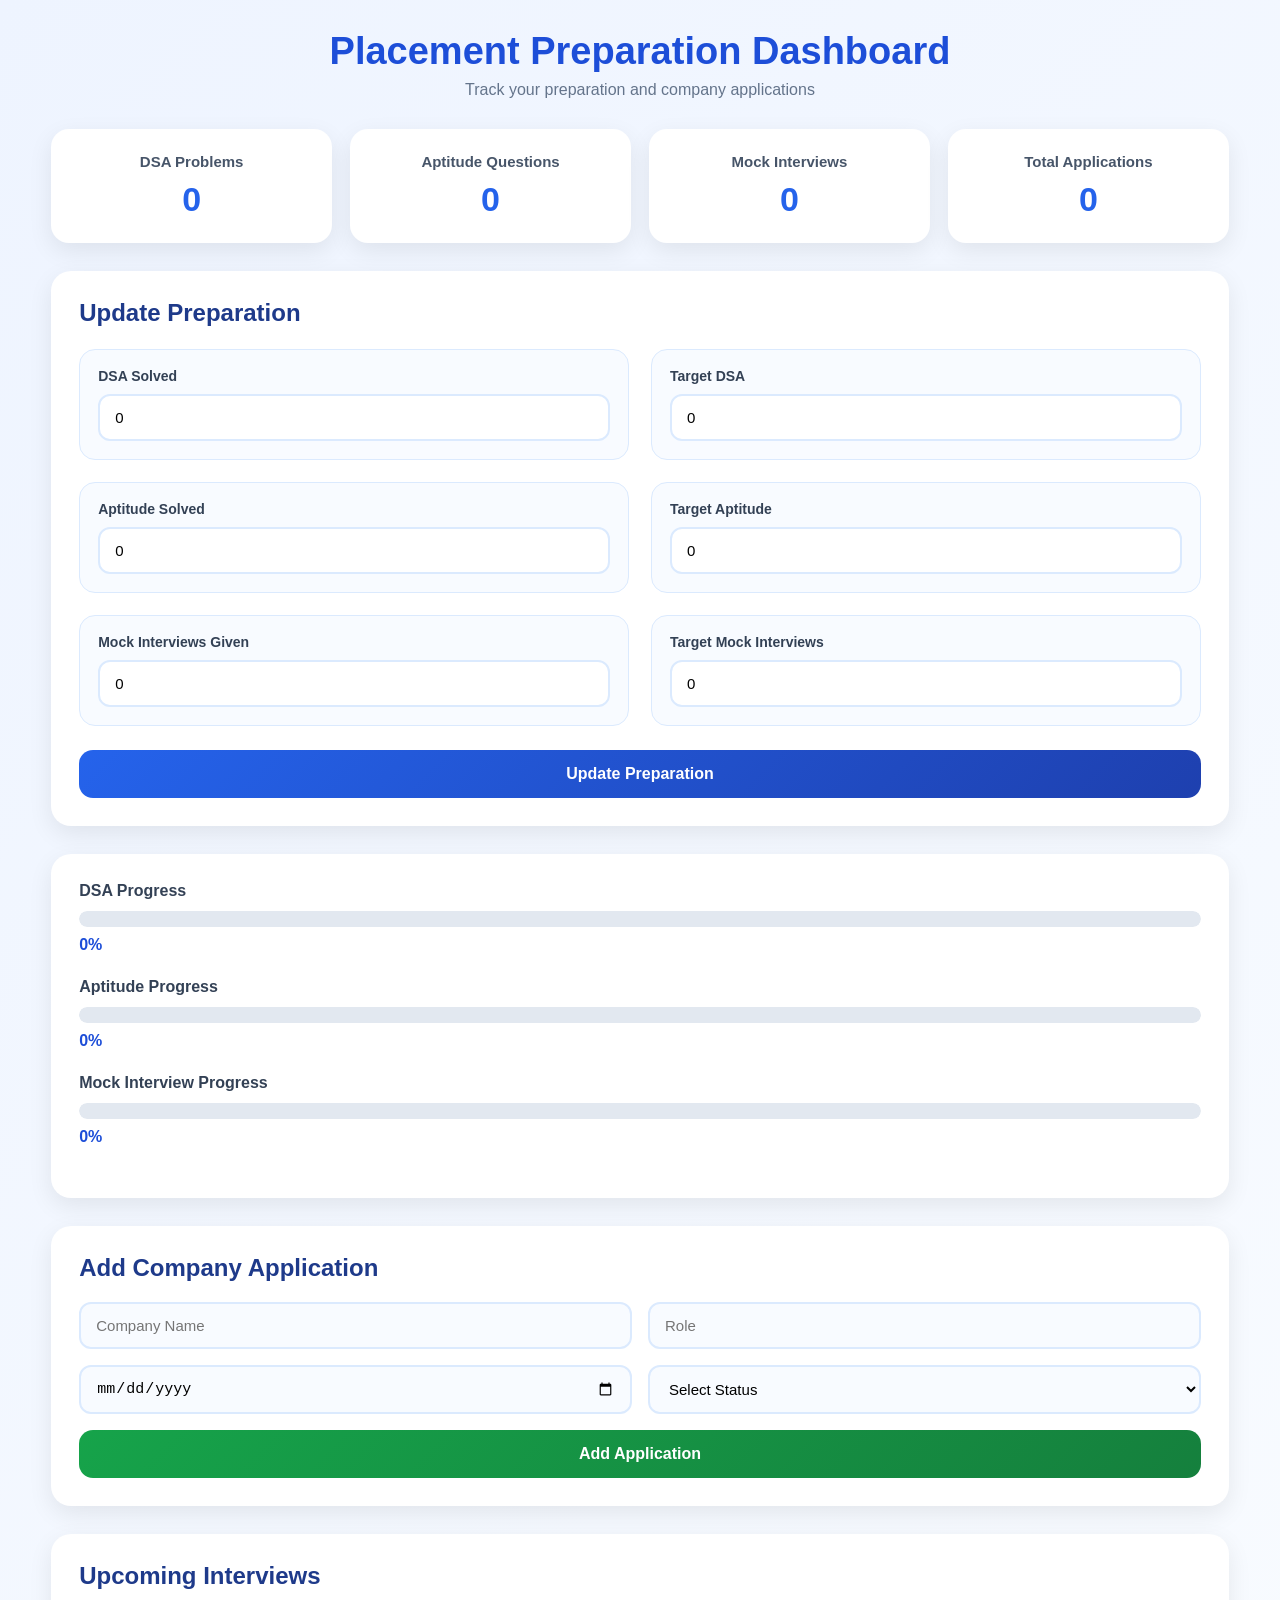
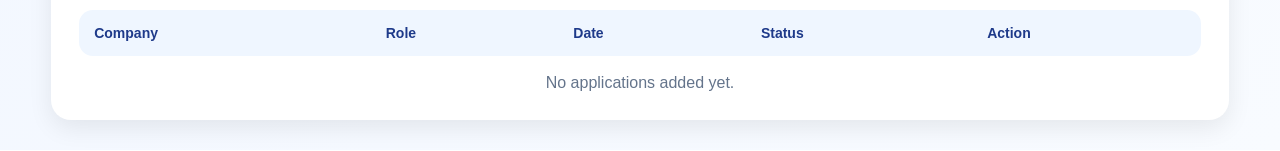
<file: index.html>
<!DOCTYPE html>
<html lang="en">
<head>
  <meta charset="UTF-8" />
  <meta name="viewport" content="width=device-width, initial-scale=1.0" />
  <title>Placement Preparation Dashboard</title>
  <link rel="stylesheet" href="style.css" />
</head>

<body>

  <div class="container">

    <!-- Header -->
    <header>
      <h1>Placement Preparation Dashboard</h1>
      <p>Track your preparation and company applications</p>
    </header>


    <!-- Dashboard Cards -->
    <section class="stats">

      <div class="card">
        <h3>DSA Problems</h3>
        <p id="dsaCount">0</p>
      </div>

      <div class="card">
        <h3>Aptitude Questions</h3>
        <p id="aptitudeCount">0</p>
      </div>

      <div class="card">
        <h3>Mock Interviews</h3>
        <p id="mockCount">0</p>
      </div>

      <div class="card">
        <h3>Total Applications</h3>
        <p id="applicationCount">0</p>
      </div>

    </section>


    <!-- Update Preparation -->
    <section class="prep-section">

      <h2>Update Preparation</h2>

      <div class="prep-grid">

        <!-- DSA -->
        <div class="prep-box">
          <label>DSA Solved</label>
          <input type="number" id="dsaInput" placeholder="Completed" min="0">
        </div>

        <div class="prep-box">
          <label>Target DSA</label>
          <input type="number" id="dsaTargetInput" placeholder="Target" min="1">
        </div>


        <!-- Aptitude -->
        <div class="prep-box">
          <label>Aptitude Solved</label>
          <input type="number" id="aptitudeInput" placeholder="Completed" min="0">
        </div>

        <div class="prep-box">
          <label>Target Aptitude</label>
          <input type="number" id="aptitudeTargetInput" placeholder="Target" min="1">
        </div>


        <!-- Mock -->
        <div class="prep-box">
          <label>Mock Interviews Given</label>
          <input type="number" id="mockInput" placeholder="Completed" min="0">
        </div>

        <div class="prep-box">
          <label>Target Mock Interviews</label>
          <input type="number" id="mockTargetInput" placeholder="Target" min="1">
        </div>

      </div>

      <button id="updateBtn">Update Preparation</button>

    </section>


    <!-- Progress Section -->
    <section class="progress-section">

      <div class="progress-box">

        <label>DSA Progress</label>

        <progress id="dsaProgress" value="0" max="100"></progress>

        <span id="dsaPercent">0%</span>

      </div>


      <div class="progress-box">

        <label>Aptitude Progress</label>

        <progress id="aptitudeProgress" value="0" max="100"></progress>

        <span id="aptitudePercent">0%</span>

      </div>


      <div class="progress-box">

        <label>Mock Interview Progress</label>

        <progress id="mockProgress" value="0" max="100"></progress>

        <span id="mockPercent">0%</span>

      </div>

    </section>


    <!-- Company Application Form -->
    <section class="form-section">

      <h2>Add Company Application</h2>

      <form id="companyForm">

        <input
          type="text"
          id="companyName"
          placeholder="Company Name"
          required
        >

        <input
          type="text"
          id="role"
          placeholder="Role"
          required
        >

        <input
          type="date"
          id="interviewDate"
          required
        >

        <select id="status" required>
          <option value="">Select Status</option>
          <option value="Applied">Applied</option>
          <option value="Online Assessment">Online Assessment</option>
          <option value="Interview">Interview</option>
          <option value="Selected">Selected</option>
          <option value="Rejected">Rejected</option>
        </select>

        <button type="submit">Add Application</button>

      </form>

    </section>


    <!-- Application Table -->
    <section class="table-section">

      <h2>Upcoming Interviews</h2>

      <table>

        <thead>

          <tr>
            <th>Company</th>
            <th>Role</th>
            <th>Date</th>
            <th>Status</th>
            <th>Action</th>
          </tr>

        </thead>

        <tbody id="companyList"></tbody>

      </table>

      <p id="emptyMessage">No applications added yet.</p>

    </section>

  </div>


  <!-- JavaScript -->
  <script src="script.js"></script>

</body>
</html>
</file>
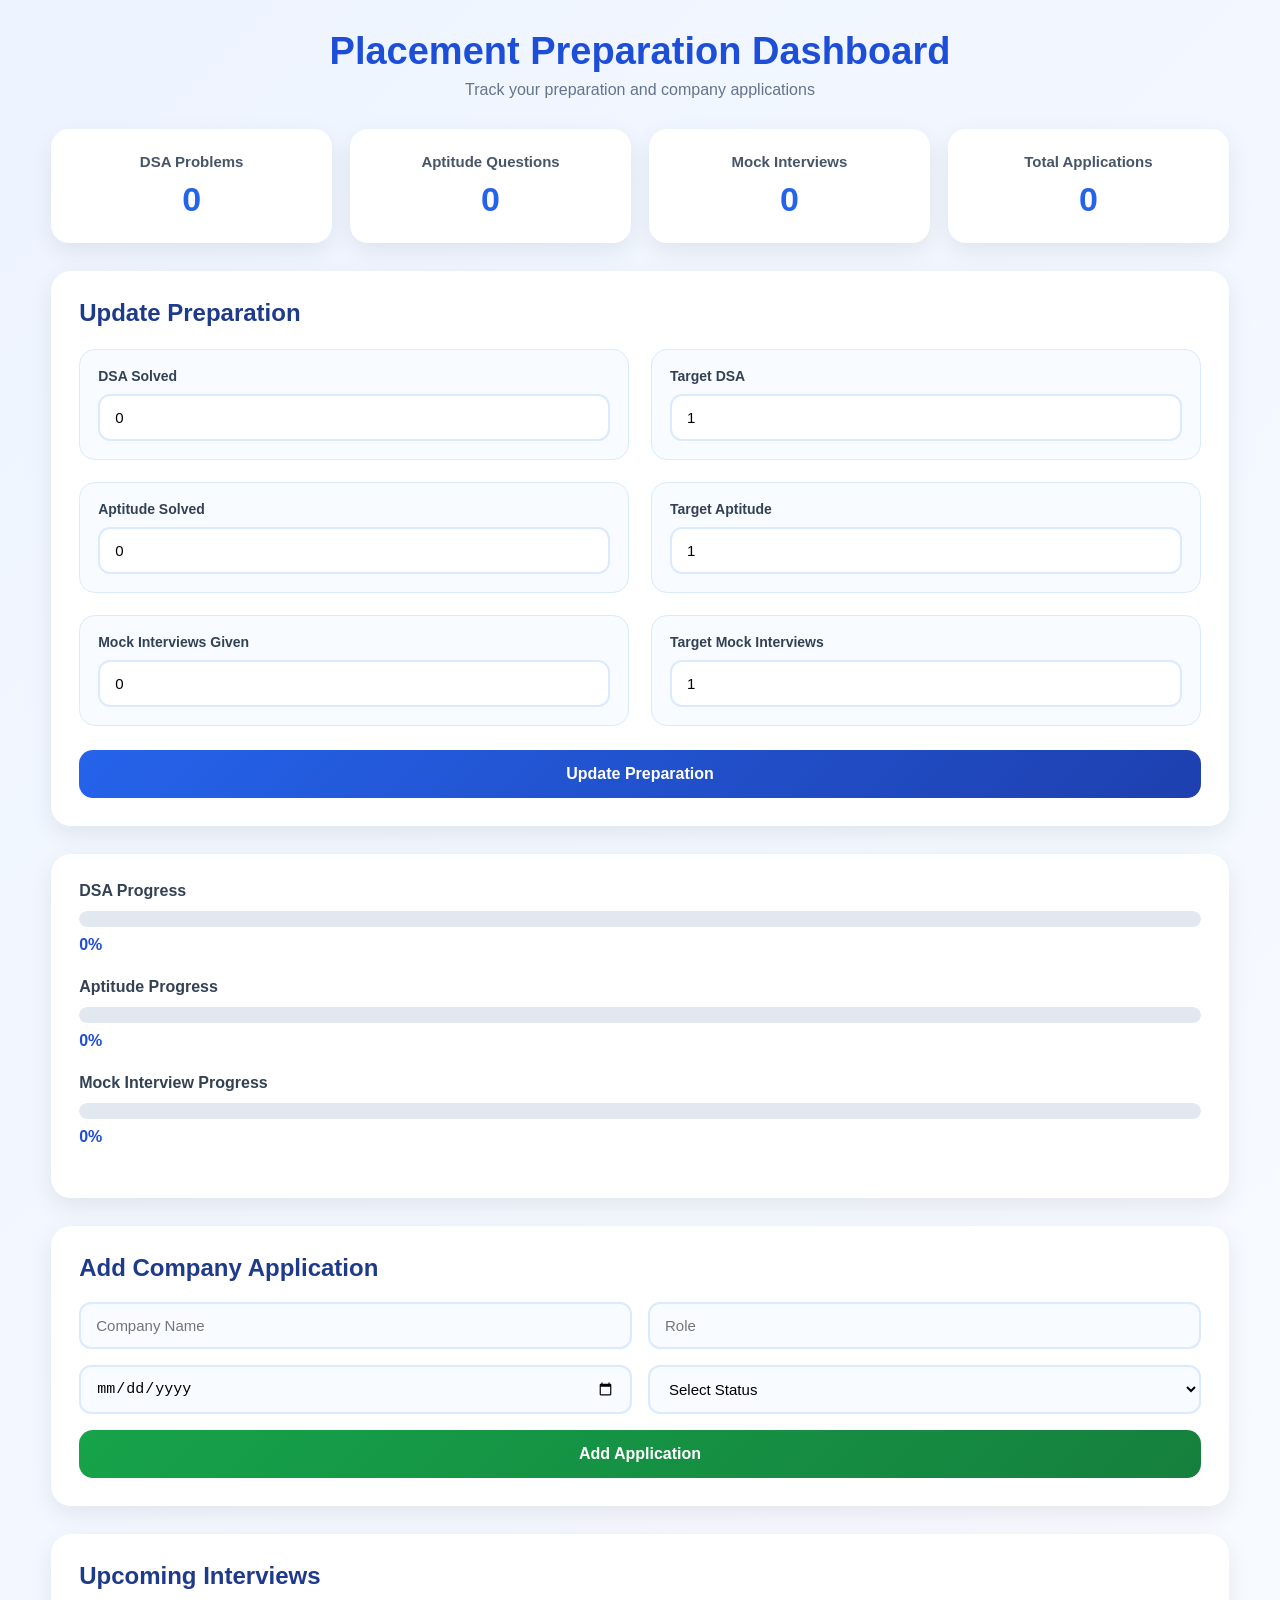
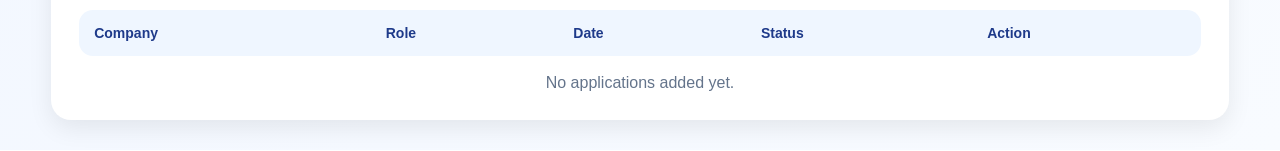
<file: place.html>
<!DOCTYPE html>
<html lang="en">
<head>
  <meta charset="UTF-8" />
  <meta name="viewport" content="width=device-width, initial-scale=1.0" />
  <title>Placement Preparation Dashboard</title>
  <link rel="stylesheet" href="place.css" />
</head>

<body>

  <div class="container">

    <!-- Header -->
    <header>
      <h1>Placement Preparation Dashboard</h1>
      <p>Track your preparation and company applications</p>
    </header>


    <!-- Dashboard Cards -->
    <section class="stats">

      <div class="card">
        <h3>DSA Problems</h3>
        <p id="dsaCount">0</p>
      </div>

      <div class="card">
        <h3>Aptitude Questions</h3>
        <p id="aptitudeCount">0</p>
      </div>

      <div class="card">
        <h3>Mock Interviews</h3>
        <p id="mockCount">0</p>
      </div>

      <div class="card">
        <h3>Total Applications</h3>
        <p id="applicationCount">0</p>
      </div>

    </section>


    <!-- Update Preparation -->
    <section class="prep-section">

      <h2>Update Preparation</h2>

      <div class="prep-grid">

        <!-- DSA -->
        <div class="prep-box">
          <label>DSA Solved</label>
          <input type="number" id="dsaInput" placeholder="Completed" min="0">
        </div>

        <div class="prep-box">
          <label>Target DSA</label>
          <input type="number" id="dsaTargetInput" placeholder="Target" min="1">
        </div>


        <!-- Aptitude -->
        <div class="prep-box">
          <label>Aptitude Solved</label>
          <input type="number" id="aptitudeInput" placeholder="Completed" min="0">
        </div>

        <div class="prep-box">
          <label>Target Aptitude</label>
          <input type="number" id="aptitudeTargetInput" placeholder="Target" min="1">
        </div>


        <!-- Mock -->
        <div class="prep-box">
          <label>Mock Interviews Given</label>
          <input type="number" id="mockInput" placeholder="Completed" min="0">
        </div>

        <div class="prep-box">
          <label>Target Mock Interviews</label>
          <input type="number" id="mockTargetInput" placeholder="Target" min="1">
        </div>

      </div>

      <button id="updateBtn">Update Preparation</button>

    </section>


    <!-- Progress Section -->
    <section class="progress-section">

      <div class="progress-box">

        <label>DSA Progress</label>

        <progress id="dsaProgress" value="0" max="100"></progress>

        <span id="dsaPercent">0%</span>

      </div>


      <div class="progress-box">

        <label>Aptitude Progress</label>

        <progress id="aptitudeProgress" value="0" max="100"></progress>

        <span id="aptitudePercent">0%</span>

      </div>


      <div class="progress-box">

        <label>Mock Interview Progress</label>

        <progress id="mockProgress" value="0" max="100"></progress>

        <span id="mockPercent">0%</span>

      </div>

    </section>


    <!-- Company Application Form -->
    <section class="form-section">

      <h2>Add Company Application</h2>

      <form id="companyForm">

        <input
          type="text"
          id="companyName"
          placeholder="Company Name"
          required
        >

        <input
          type="text"
          id="role"
          placeholder="Role"
          required
        >

        <input
          type="date"
          id="interviewDate"
          required
        >

        <select id="status" required>
          <option value="">Select Status</option>
          <option value="Applied">Applied</option>
          <option value="Online Assessment">Online Assessment</option>
          <option value="Interview">Interview</option>
          <option value="Selected">Selected</option>
          <option value="Rejected">Rejected</option>
        </select>

        <button type="submit">Add Application</button>

      </form>

    </section>


    <!-- Application Table -->
    <section class="table-section">

      <h2>Upcoming Interviews</h2>

      <table>

        <thead>

          <tr>
            <th>Company</th>
            <th>Role</th>
            <th>Date</th>
            <th>Status</th>
            <th>Action</th>
          </tr>

        </thead>

        <tbody id="companyList"></tbody>

      </table>

      <p id="emptyMessage">No applications added yet.</p>

    </section>

  </div>


  <!-- JavaScript -->
  <script src="place.js"></script>

</body>
</html>
</file>
<file: style.css>
/* =========================
   GLOBAL STYLES
========================= */

* {
    margin: 0;
    padding: 0;
    box-sizing: border-box;
}

body {
    font-family: 'Segoe UI', Tahoma, Geneva, Verdana, sans-serif;
    background: linear-gradient(135deg, #eef4ff, #f8fbff);
    color: #1f2937;
    min-height: 100vh;
}

.container {
    width: 92%;
    max-width: 1200px;
    margin: 30px auto;
}


/* =========================
   HEADER
========================= */

header {
    text-align: center;
    margin-bottom: 30px;
}

header h1 {
    font-size: 38px;
    color: #1d4ed8;
    margin-bottom: 8px;
}

header p {
    color: #64748b;
    font-size: 16px;
}


/* =========================
   DASHBOARD CARDS
========================= */

.stats {
    display: grid;
    grid-template-columns: repeat(4, 1fr);
    gap: 18px;
    margin-bottom: 28px;
}

.card {
    background: white;
    padding: 24px;
    border-radius: 18px;
    text-align: center;
    box-shadow: 0 8px 25px rgba(0,0,0,0.08);
    transition: transform 0.25s ease;
}

.card:hover {
    transform: translateY(-4px);
}

.card h3 {
    color: #475569;
    font-size: 15px;
    margin-bottom: 10px;
}

.card p {
    font-size: 34px;
    font-weight: 700;
    color: #2563eb;
}


/* =========================
   PREPARATION SECTION
========================= */

.prep-section {
    background: white;
    padding: 28px;
    border-radius: 20px;
    box-shadow: 0 8px 25px rgba(0,0,0,0.08);
    margin-bottom: 28px;
}

.prep-section h2 {
    margin-bottom: 22px;
    color: #1e3a8a;
    font-size: 24px;
}

.prep-grid {
    display: grid;
    grid-template-columns: repeat(2, 1fr);
    gap: 22px;
}

.prep-box {
    background: #f8fbff;
    border: 1px solid #dbeafe;
    border-radius: 16px;
    padding: 18px;
}

.prep-box label {
    display: block;
    font-size: 14px;
    font-weight: 600;
    color: #334155;
    margin-bottom: 10px;
}

.prep-box input {
    width: 100%;
    padding: 13px 15px;
    border: 2px solid #dbeafe;
    border-radius: 12px;
    font-size: 15px;
    transition: 0.2s;
    background: white;
}

.prep-box input:focus {
    outline: none;
    border-color: #2563eb;
    box-shadow: 0 0 0 4px rgba(37,99,235,0.15);
}

#updateBtn {
    margin-top: 24px;
    width: 100%;
    background: linear-gradient(135deg, #2563eb, #1e40af);
    color: white;
    border: none;
    padding: 15px;
    border-radius: 14px;
    font-size: 16px;
    font-weight: 700;
    cursor: pointer;
    transition: 0.25s;
}

#updateBtn:hover {
    transform: translateY(-2px);
    box-shadow: 0 8px 18px rgba(37,99,235,0.35);
}


/* =========================
   PROGRESS SECTION
========================= */

.progress-section {
    background: white;
    padding: 28px;
    border-radius: 20px;
    box-shadow: 0 8px 25px rgba(0,0,0,0.08);
    margin-bottom: 28px;
}

.progress-box {
    margin-bottom: 24px;
}

.progress-box label {
    display: flex;
    justify-content: space-between;
    font-weight: 600;
    color: #334155;
    margin-bottom: 10px;
}

progress {
    width: 100%;
    height: 16px;
    border-radius: 20px;
    overflow: hidden;
}

progress::-webkit-progress-bar {
    background: #e2e8f0;
    border-radius: 20px;
}

progress::-webkit-progress-value {
    border-radius: 20px;
}

#dsaProgress::-webkit-progress-value {
    background: linear-gradient(90deg, #2563eb, #3b82f6);
}

#aptitudeProgress::-webkit-progress-value {
    background: linear-gradient(90deg, #0f766e, #14b8a6);
}

#mockProgress::-webkit-progress-value {
    background: linear-gradient(90deg, #7c3aed, #a855f7);
}

.progress-box span {
    display: block;
    margin-top: 8px;
    font-weight: 700;
    color: #1d4ed8;
}


/* =========================
   FORM SECTION
========================= */

.form-section,
.table-section {
    background: white;
    padding: 28px;
    border-radius: 20px;
    box-shadow: 0 8px 25px rgba(0,0,0,0.08);
    margin-bottom: 28px;
}

.form-section h2,
.table-section h2 {
    margin-bottom: 20px;
    color: #1e3a8a;
}

form {
    display: grid;
    grid-template-columns: repeat(2, 1fr);
    gap: 16px;
}

form input,
form select {
    padding: 13px 15px;
    border: 2px solid #dbeafe;
    border-radius: 12px;
    font-size: 15px;
    background: #f8fbff;
    transition: 0.2s;
}

form input:focus,
form select:focus {
    outline: none;
    border-color: #2563eb;
    background: white;
    box-shadow: 0 0 0 4px rgba(37,99,235,0.15);
}

form button {
    grid-column: span 2;
    background: linear-gradient(135deg, #16a34a, #15803d);
    color: white;
    border: none;
    padding: 15px;
    border-radius: 14px;
    font-size: 16px;
    font-weight: 700;
    cursor: pointer;
    transition: 0.25s;
}

form button:hover {
    transform: translateY(-2px);
    box-shadow: 0 8px 18px rgba(22,163,74,0.35);
}


/* =========================
   TABLE
========================= */

table {
    width: 100%;
    border-collapse: collapse;
    overflow: hidden;
    border-radius: 14px;
}

thead {
    background: #eff6ff;
}

th {
    text-align: left;
    padding: 15px;
    color: #1e3a8a;
    font-size: 14px;
}

td {
    padding: 15px;
    border-bottom: 1px solid #e2e8f0;
}

tbody tr:hover {
    background: #f8fbff;
}


/* STATUS BADGES */

.status {
    padding: 6px 12px;
    border-radius: 999px;
    font-size: 12px;
    font-weight: 700;
}

.Applied {
    background: #dbeafe;
    color: #1e40af;
}

.OnlineAssessment {
    background: #fef3c7;
    color: #92400e;
}

.Interview {
    background: #e0e7ff;
    color: #3730a3;
}

.Selected {
    background: #dcfce7;
    color: #166534;
}

.Rejected {
    background: #fee2e2;
    color: #991b1b;
}


/* DELETE BUTTON */

.delete-btn {
    background: #ef4444;
    color: white;
    border: none;
    padding: 8px 12px;
    border-radius: 10px;
    cursor: pointer;
    font-weight: 600;
    transition: 0.2s;
}

.delete-btn:hover {
    background: #dc2626;
}

#emptyMessage {
    text-align: center;
    color: #64748b;
    margin-top: 18px;
}


/* =========================
   RESPONSIVE
========================= */

@media (max-width: 900px) {

    .stats {
        grid-template-columns: repeat(2, 1fr);
    }

    .prep-grid {
        grid-template-columns: 1fr;
    }

    form {
        grid-template-columns: 1fr;
    }

    form button {
        grid-column: span 1;
    }
}

@media (max-width: 550px) {

    .stats {
        grid-template-columns: 1fr;
    }

    header h1 {
        font-size: 30px;
    }

    .prep-section,
    .progress-section,
    .form-section,
    .table-section {
        padding: 22px;
    }

    .card p {
        font-size: 28px;
    }
}
</file>
<file: place.css>
/* =========================
   GLOBAL STYLES
========================= */

* {
    margin: 0;
    padding: 0;
    box-sizing: border-box;
}

body {
    font-family: 'Segoe UI', Tahoma, Geneva, Verdana, sans-serif;
    background: linear-gradient(135deg, #eef4ff, #f8fbff);
    color: #1f2937;
    min-height: 100vh;
}

.container {
    width: 92%;
    max-width: 1200px;
    margin: 30px auto;
}


/* =========================
   HEADER
========================= */

header {
    text-align: center;
    margin-bottom: 30px;
}

header h1 {
    font-size: 38px;
    color: #1d4ed8;
    margin-bottom: 8px;
}

header p {
    color: #64748b;
    font-size: 16px;
}


/* =========================
   DASHBOARD CARDS
========================= */

.stats {
    display: grid;
    grid-template-columns: repeat(4, 1fr);
    gap: 18px;
    margin-bottom: 28px;
}

.card {
    background: white;
    padding: 24px;
    border-radius: 18px;
    text-align: center;
    box-shadow: 0 8px 25px rgba(0,0,0,0.08);
    transition: transform 0.25s ease;
}

.card:hover {
    transform: translateY(-4px);
}

.card h3 {
    color: #475569;
    font-size: 15px;
    margin-bottom: 10px;
}

.card p {
    font-size: 34px;
    font-weight: 700;
    color: #2563eb;
}


/* =========================
   PREPARATION SECTION
========================= */

.prep-section {
    background: white;
    padding: 28px;
    border-radius: 20px;
    box-shadow: 0 8px 25px rgba(0,0,0,0.08);
    margin-bottom: 28px;
}

.prep-section h2 {
    margin-bottom: 22px;
    color: #1e3a8a;
    font-size: 24px;
}

.prep-grid {
    display: grid;
    grid-template-columns: repeat(2, 1fr);
    gap: 22px;
}

.prep-box {
    background: #f8fbff;
    border: 1px solid #dbeafe;
    border-radius: 16px;
    padding: 18px;
}

.prep-box label {
    display: block;
    font-size: 14px;
    font-weight: 600;
    color: #334155;
    margin-bottom: 10px;
}

.prep-box input {
    width: 100%;
    padding: 13px 15px;
    border: 2px solid #dbeafe;
    border-radius: 12px;
    font-size: 15px;
    transition: 0.2s;
    background: white;
}

.prep-box input:focus {
    outline: none;
    border-color: #2563eb;
    box-shadow: 0 0 0 4px rgba(37,99,235,0.15);
}

#updateBtn {
    margin-top: 24px;
    width: 100%;
    background: linear-gradient(135deg, #2563eb, #1e40af);
    color: white;
    border: none;
    padding: 15px;
    border-radius: 14px;
    font-size: 16px;
    font-weight: 700;
    cursor: pointer;
    transition: 0.25s;
}

#updateBtn:hover {
    transform: translateY(-2px);
    box-shadow: 0 8px 18px rgba(37,99,235,0.35);
}


/* =========================
   PROGRESS SECTION
========================= */

.progress-section {
    background: white;
    padding: 28px;
    border-radius: 20px;
    box-shadow: 0 8px 25px rgba(0,0,0,0.08);
    margin-bottom: 28px;
}

.progress-box {
    margin-bottom: 24px;
}

.progress-box label {
    display: flex;
    justify-content: space-between;
    font-weight: 600;
    color: #334155;
    margin-bottom: 10px;
}

progress {
    width: 100%;
    height: 16px;
    border-radius: 20px;
    overflow: hidden;
}

progress::-webkit-progress-bar {
    background: #e2e8f0;
    border-radius: 20px;
}

progress::-webkit-progress-value {
    border-radius: 20px;
}

#dsaProgress::-webkit-progress-value {
    background: linear-gradient(90deg, #2563eb, #3b82f6);
}

#aptitudeProgress::-webkit-progress-value {
    background: linear-gradient(90deg, #0f766e, #14b8a6);
}

#mockProgress::-webkit-progress-value {
    background: linear-gradient(90deg, #7c3aed, #a855f7);
}

.progress-box span {
    display: block;
    margin-top: 8px;
    font-weight: 700;
    color: #1d4ed8;
}


/* =========================
   FORM SECTION
========================= */

.form-section,
.table-section {
    background: white;
    padding: 28px;
    border-radius: 20px;
    box-shadow: 0 8px 25px rgba(0,0,0,0.08);
    margin-bottom: 28px;
}

.form-section h2,
.table-section h2 {
    margin-bottom: 20px;
    color: #1e3a8a;
}

form {
    display: grid;
    grid-template-columns: repeat(2, 1fr);
    gap: 16px;
}

form input,
form select {
    padding: 13px 15px;
    border: 2px solid #dbeafe;
    border-radius: 12px;
    font-size: 15px;
    background: #f8fbff;
    transition: 0.2s;
}

form input:focus,
form select:focus {
    outline: none;
    border-color: #2563eb;
    background: white;
    box-shadow: 0 0 0 4px rgba(37,99,235,0.15);
}

form button {
    grid-column: span 2;
    background: linear-gradient(135deg, #16a34a, #15803d);
    color: white;
    border: none;
    padding: 15px;
    border-radius: 14px;
    font-size: 16px;
    font-weight: 700;
    cursor: pointer;
    transition: 0.25s;
}

form button:hover {
    transform: translateY(-2px);
    box-shadow: 0 8px 18px rgba(22,163,74,0.35);
}


/* =========================
   TABLE
========================= */

table {
    width: 100%;
    border-collapse: collapse;
    overflow: hidden;
    border-radius: 14px;
}

thead {
    background: #eff6ff;
}

th {
    text-align: left;
    padding: 15px;
    color: #1e3a8a;
    font-size: 14px;
}

td {
    padding: 15px;
    border-bottom: 1px solid #e2e8f0;
}

tbody tr:hover {
    background: #f8fbff;
}


/* STATUS BADGES */

.status {
    padding: 6px 12px;
    border-radius: 999px;
    font-size: 12px;
    font-weight: 700;
}

.Applied {
    background: #dbeafe;
    color: #1e40af;
}

.OnlineAssessment {
    background: #fef3c7;
    color: #92400e;
}

.Interview {
    background: #e0e7ff;
    color: #3730a3;
}

.Selected {
    background: #dcfce7;
    color: #166534;
}

.Rejected {
    background: #fee2e2;
    color: #991b1b;
}


/* DELETE BUTTON */

.delete-btn {
    background: #ef4444;
    color: white;
    border: none;
    padding: 8px 12px;
    border-radius: 10px;
    cursor: pointer;
    font-weight: 600;
    transition: 0.2s;
}

.delete-btn:hover {
    background: #dc2626;
}

#emptyMessage {
    text-align: center;
    color: #64748b;
    margin-top: 18px;
}


/* =========================
   RESPONSIVE
========================= */

@media (max-width: 900px) {

    .stats {
        grid-template-columns: repeat(2, 1fr);
    }

    .prep-grid {
        grid-template-columns: 1fr;
    }

    form {
        grid-template-columns: 1fr;
    }

    form button {
        grid-column: span 1;
    }
}

@media (max-width: 550px) {

    .stats {
        grid-template-columns: 1fr;
    }

    header h1 {
        font-size: 30px;
    }

    .prep-section,
    .progress-section,
    .form-section,
    .table-section {
        padding: 22px;
    }

    .card p {
        font-size: 28px;
    }
}
</file>
